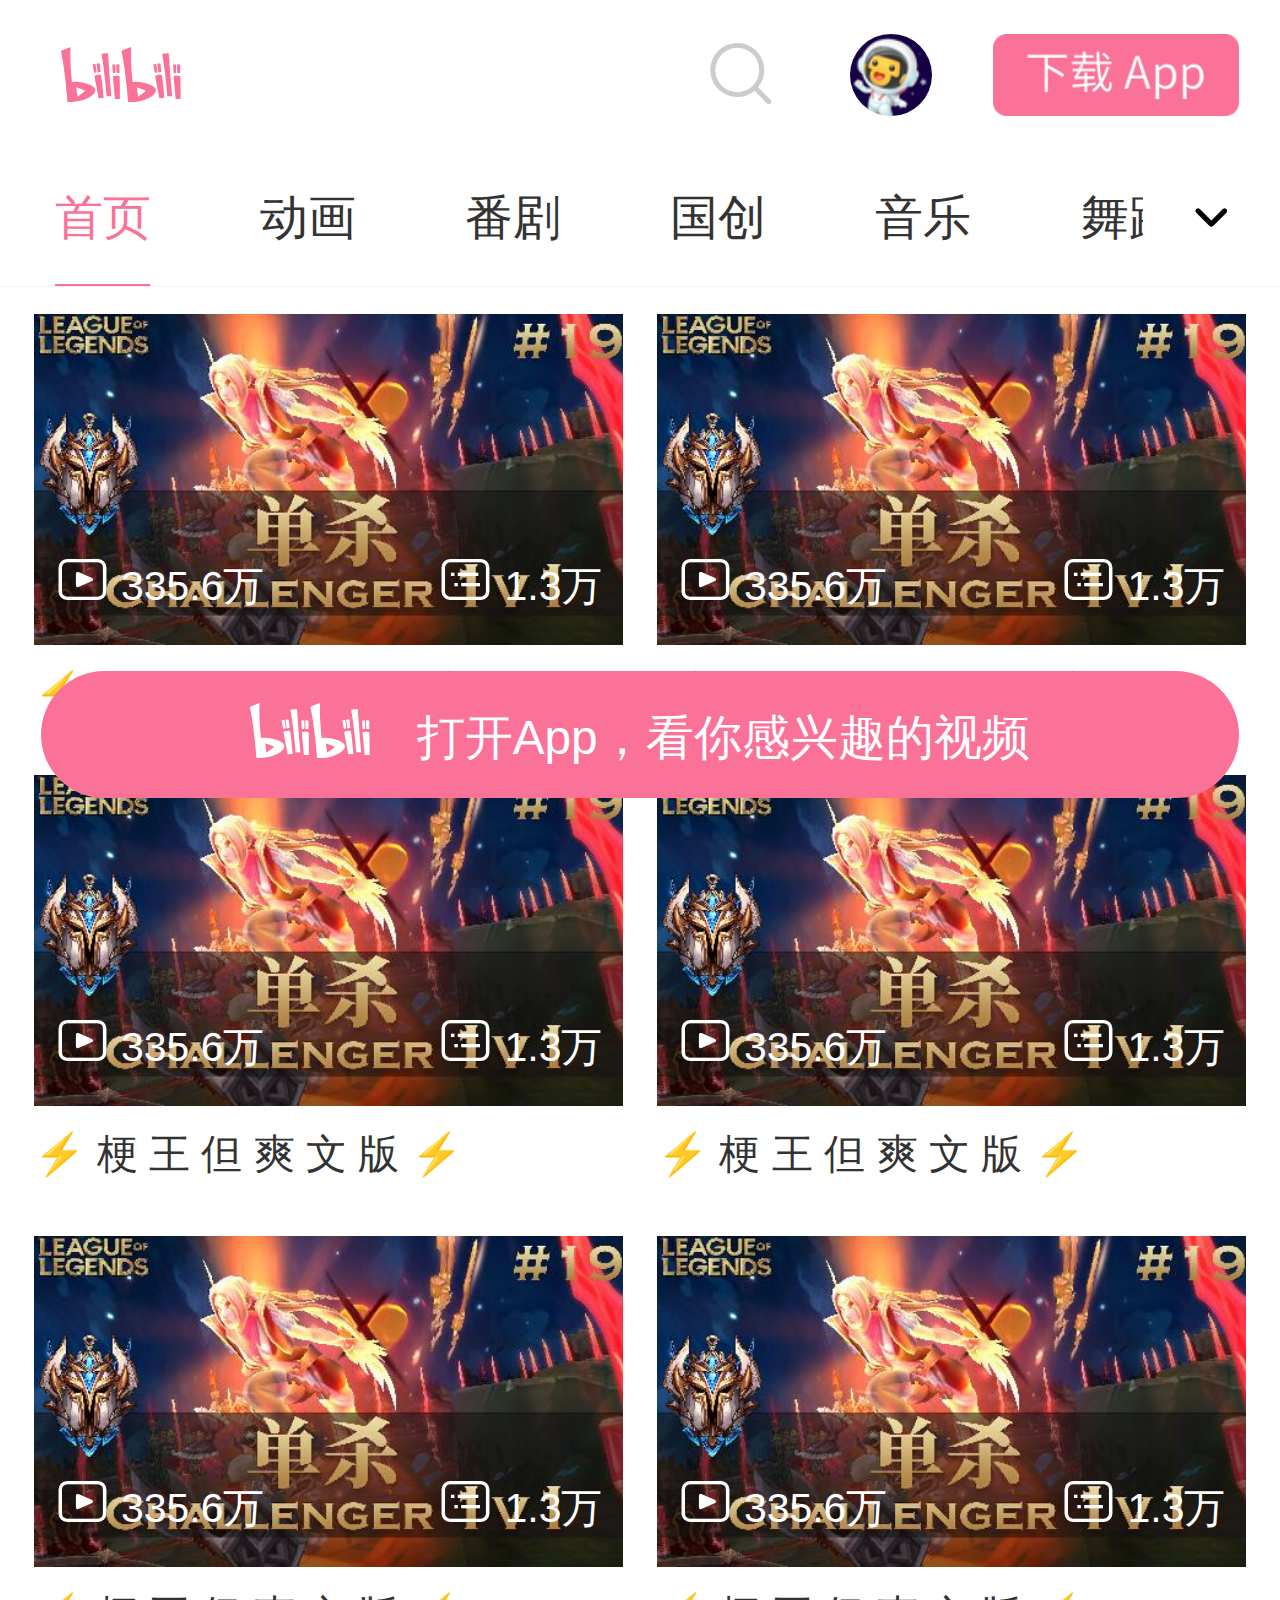
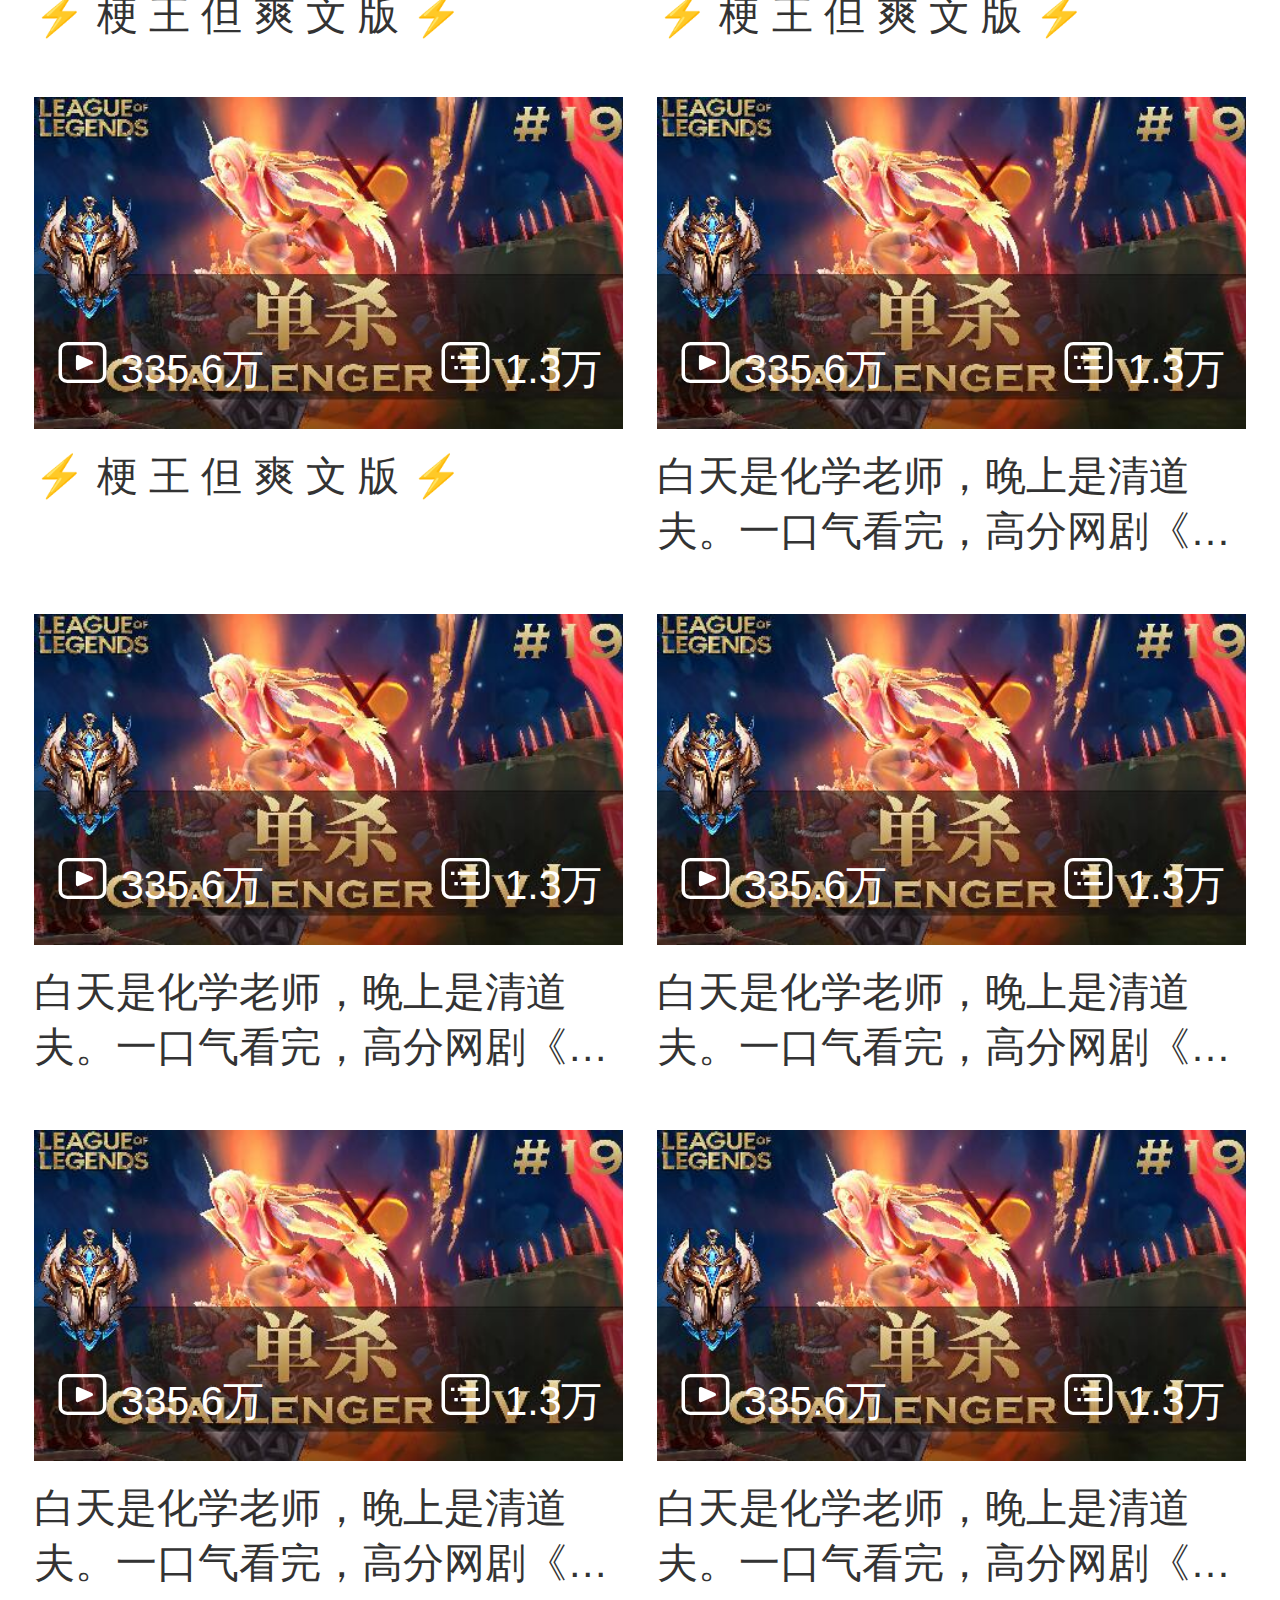
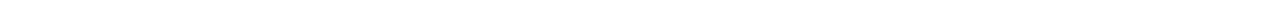
<file: bilibili移动端-vw适配/index.html>
<!DOCTYPE html>
<html lang="en">

<head>
  <meta charset="UTF-8">
  <meta http-equiv="X-UA-Compatible" content="IE=edge">
  <meta name="viewport" content="width=device-width, initial-scale=1.0">
  <title>bilibili移动端-首页</title>
  <link rel="shortcut icon" href="favicon.ico" type="image/x-icon">
  <link rel="stylesheet" href="./fonts/iconfont.css">
  <link rel="stylesheet" href="./css/index.css">
</head>

<body>

  <!-- 悬浮头部 -->
  <div class="suspension-box">
    <!-- 上边栏 -->
    <div class="m-navbar">
      <a class="logo"><i class="iconfont Navbar_logo"></i></a>
      <div class="right">
        <a href="#" class="search">
          <i class="iconfont ic_search_tab"></i>
        </a>
        <a href="#" class="face">
          <img src="./images/login.png" alt="">
        </a>
        <div class="download">
          <img src="./images/download.png" alt="">
        </div>
      </div>
    </div>

    <!-- 主菜单 -->
    <div class="channel-menu">
      <div class="tabs">
        <div class="tabs-list">
          <a href="#" class="active">首页</a>
          <a href="#">动画</a>
          <a href="#">番剧</a>
          <a href="#">国创</a>
          <a href="#">音乐</a>
          <a href="#">舞蹈</a>
          <a href="#">首页</a>
          <a href="#">首页</a>
          <a href="#">首页</a>
          <a href="#">首页</a>
          <!-- 红色线 -->
          <div class="line"></div>
        </div>
      </div>
      <div class="after">
        <i class="iconfont general_pulldown_s"></i>
      </div>
    </div>
  </div>

  <!-- 页面主体 -->
  <div class="m-home">
    <div class="video-list">
      <a href="#" class="video-item">
        <div class="card">
          <img src="./images/1.jpg" alt="">
          <div class="count">
            <span>
              <i class="iconfont icon_shipin_bofangshu"></i>
              335.6万
            </span>
            <span>
              <i class="iconfont icon_shipin_danmushu"></i>
              1.3万
            </span>
          </div>
        </div>
        <p class="title ellipsis-2">⚡ 梗 王 但 爽 文 版 ⚡</p>
      </a>

      <a href="#" class="video-item">
        <div class="card">
          <img src="./images/1.jpg" alt="">
          <div class="count">
            <span>
              <i class="iconfont icon_shipin_bofangshu"></i>
              335.6万
            </span>
            <span>
              <i class="iconfont icon_shipin_danmushu"></i>
              1.3万
            </span>
          </div>
        </div>
        <p class="title ellipsis-2">⚡ 梗 王 但 爽 文 版 ⚡</p>
      </a>
      <a href="#" class="video-item">
        <div class="card">
          <img src="./images/1.jpg" alt="">
          <div class="count">
            <span>
              <i class="iconfont icon_shipin_bofangshu"></i>
              335.6万
            </span>
            <span>
              <i class="iconfont icon_shipin_danmushu"></i>
              1.3万
            </span>
          </div>
        </div>
        <p class="title ellipsis-2">⚡ 梗 王 但 爽 文 版 ⚡</p>
      </a>

      <a href="#" class="video-item">
        <div class="card">
          <img src="./images/1.jpg" alt="">
          <div class="count">
            <span>
              <i class="iconfont icon_shipin_bofangshu"></i>
              335.6万
            </span>
            <span>
              <i class="iconfont icon_shipin_danmushu"></i>
              1.3万
            </span>
          </div>
        </div>
        <p class="title ellipsis-2">⚡ 梗 王 但 爽 文 版 ⚡</p>
      </a>
      <a href="#" class="video-item">
        <div class="card">
          <img src="./images/1.jpg" alt="">
          <div class="count">
            <span>
              <i class="iconfont icon_shipin_bofangshu"></i>
              335.6万
            </span>
            <span>
              <i class="iconfont icon_shipin_danmushu"></i>
              1.3万
            </span>
          </div>
        </div>
        <p class="title ellipsis-2">⚡ 梗 王 但 爽 文 版 ⚡</p>
      </a>

      <a href="#" class="video-item">
        <div class="card">
          <img src="./images/1.jpg" alt="">
          <div class="count">
            <span>
              <i class="iconfont icon_shipin_bofangshu"></i>
              335.6万
            </span>
            <span>
              <i class="iconfont icon_shipin_danmushu"></i>
              1.3万
            </span>
          </div>
        </div>
        <p class="title ellipsis-2">⚡ 梗 王 但 爽 文 版 ⚡</p>
      </a>
      <a href="#" class="video-item">
        <div class="card">
          <img src="./images/1.jpg" alt="">
          <div class="count">
            <span>
              <i class="iconfont icon_shipin_bofangshu"></i>
              335.6万
            </span>
            <span>
              <i class="iconfont icon_shipin_danmushu"></i>
              1.3万
            </span>
          </div>
        </div>
        <p class="title ellipsis-2">⚡ 梗 王 但 爽 文 版 ⚡</p>
      </a>

      <a href="#" class="video-item">
        <div class="card">
          <img src="./images/1.jpg" alt="">
          <div class="count">
            <span>
              <i class="iconfont icon_shipin_bofangshu"></i>
              335.6万
            </span>
            <span>
              <i class="iconfont icon_shipin_danmushu"></i>
              1.3万
            </span>
          </div>
        </div>
        <p class="title ellipsis-2">白天是化学老师，晚上是清道夫。一口气看完，高分网剧《唐人街探案》</p>
      </a>
      <a href="#" class="video-item">
        <div class="card">
          <img src="./images/1.jpg" alt="">
          <div class="count">
            <span>
              <i class="iconfont icon_shipin_bofangshu"></i>
              335.6万
            </span>
            <span>
              <i class="iconfont icon_shipin_danmushu"></i>
              1.3万
            </span>
          </div>
        </div>
        <p class="title ellipsis-2">白天是化学老师，晚上是清道夫。一口气看完，高分网剧《唐人街探案》</p>
      </a>
      <a href="#" class="video-item">
        <div class="card">
          <img src="./images/1.jpg" alt="">
          <div class="count">
            <span>
              <i class="iconfont icon_shipin_bofangshu"></i>
              335.6万
            </span>
            <span>
              <i class="iconfont icon_shipin_danmushu"></i>
              1.3万
            </span>
          </div>
        </div>
        <p class="title ellipsis-2">白天是化学老师，晚上是清道夫。一口气看完，高分网剧《唐人街探案》</p>
      </a>
      <a href="#" class="video-item">
        <div class="card">
          <img src="./images/1.jpg" alt="">
          <div class="count">
            <span>
              <i class="iconfont icon_shipin_bofangshu"></i>
              335.6万
            </span>
            <span>
              <i class="iconfont icon_shipin_danmushu"></i>
              1.3万
            </span>
          </div>
        </div>
        <p class="title ellipsis-2">白天是化学老师，晚上是清道夫。一口气看完，高分网剧《唐人街探案》</p>
      </a>
      <a href="#" class="video-item">
        <div class="card">
          <img src="./images/1.jpg" alt="">
          <div class="count">
            <span>
              <i class="iconfont icon_shipin_bofangshu"></i>
              335.6万
            </span>
            <span>
              <i class="iconfont icon_shipin_danmushu"></i>
              1.3万
            </span>
          </div>
        </div>
        <p class="title ellipsis-2">白天是化学老师，晚上是清道夫。一口气看完，高分网剧《唐人街探案》</p>
      </a>
    </div>


  </div>

  <!-- 悬浮底部 -->
  <div class="openapp">
    <div class="app">
      <i class="iconfont Navbar_logo"></i>
      <span>打开App，看你感兴趣的视频</span>
    </div>

  </div>
</body>

</html>
</file>
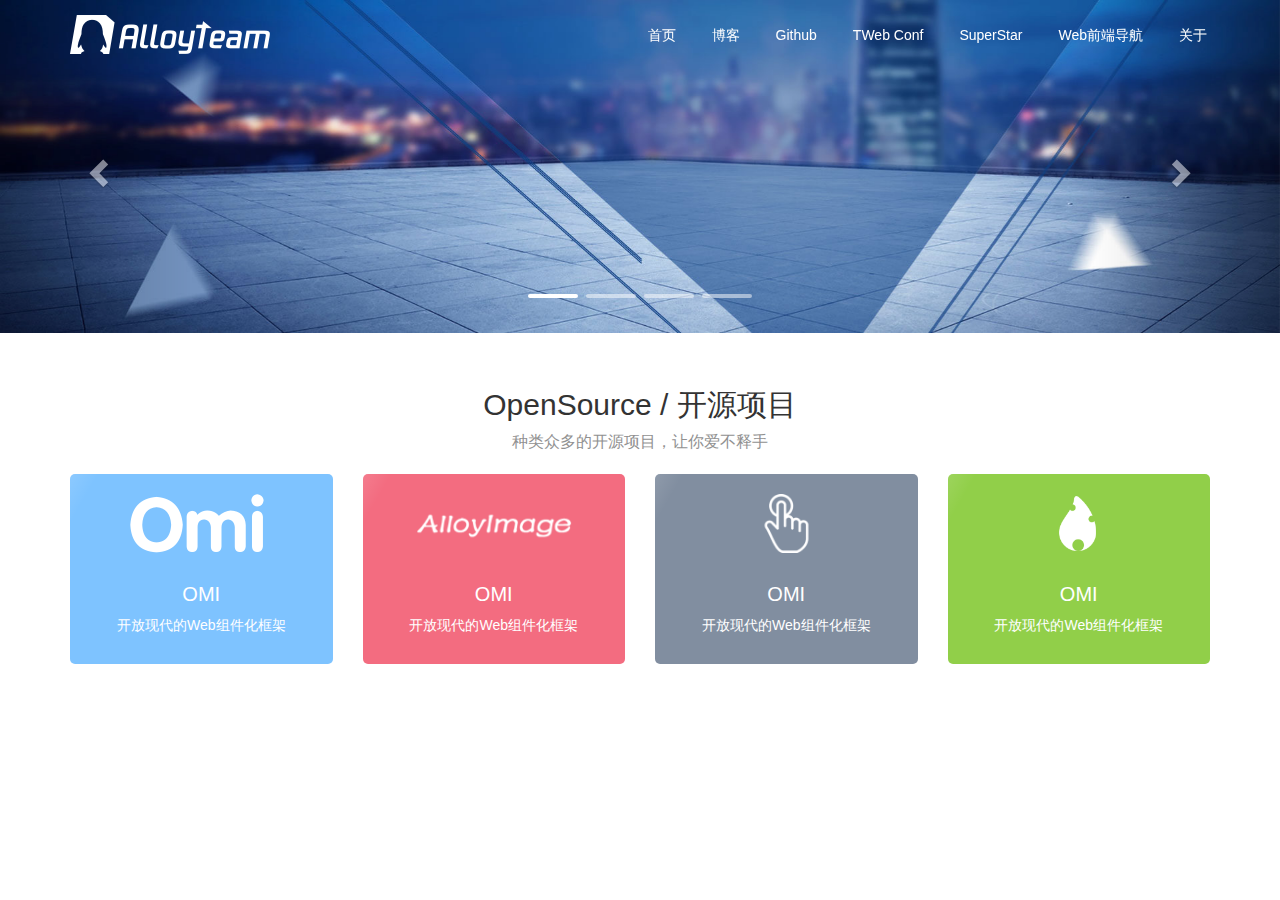
<file: bootstrap-响应式/index.html>
<!DOCTYPE html>
<html lang="en">

<head>
  <meta charset="UTF-8">
  <meta http-equiv="X-UA-Compatible" content="IE=edge">
  <meta name="viewport" content="width=device-width, initial-scale=1.0">
  <title>腾讯全端项目-bootstrap</title>
  <link rel="shortcut icon" href="favicon.ico" type="image/x-icon">
  <link rel="stylesheet" href="./css/bootstrap.min.css">
  <!-- 先引入bootstrap.css文件再引入自己的index.css文件，是因为有时候需要覆盖样式 -->
  <link rel="stylesheet" href="./css/index.css">
</head>

<body>

  <!-- 导航条start -->
  <nav class="navbar navbar-default navbar-fixed-top">
    <div class="container">
      <!-- Brand and toggle get grouped for better mobile display -->
      <div class="navbar-header">
        <button type="button" class="navbar-toggle collapsed" data-toggle="collapse"
          data-target="#bs-example-navbar-collapse-1" aria-expanded="false">
          <span class="sr-only">Toggle navigation</span>
          <span class="icon-bar"></span>
          <span class="icon-bar"></span>
          <span class="icon-bar"></span>
        </button>
        <a class="navbar-brand" href="#">
          <img src="./images/logo.png" alt="">
        </a>
      </div>

      <!-- Collect the nav links, forms, and other content for toggling -->
      <div class="collapse navbar-collapse" id="bs-example-navbar-collapse-1">
        <ul class="nav navbar-nav navbar-right">
          <li><a href="#">首页</a></li>
          <li><a href="#">博客</a></li>
          <li><a href="#">Github</a></li>
          <li><a href="#">TWeb Conf</a></li>
          <li><a href="#">SuperStar</a></li>
          <li><a href="#">Web前端导航</a></li>
          <li><a href="#">关于</a></li>
        </ul>
      </div><!-- /.navbar-collapse -->
    </div><!-- /.container-fluid -->
  </nav>
  <!-- 导航条end -->

  <!-- 图片轮播start -->
  <div id="carousel-example-generic" class="carousel slide" data-ride="carousel">
    <!-- 小方块下标 -->
    <ol class="carousel-indicators">
      <li data-target="#carousel-example-generic" data-slide-to="0" class="active"></li>
      <li data-target="#carousel-example-generic" data-slide-to="1"></li>
      <li data-target="#carousel-example-generic" data-slide-to="2"></li>
      <li data-target="#carousel-example-generic" data-slide-to="3"></li>
    </ol>

    <!-- 图片区域 -->
    <div class="carousel-inner" role="listbox">
      <div class="item active">
        <img src="./images/banner_1.jpg" alt="...">
      </div>
      <div class="item">
        <img src="./images/banner_2.jpg" alt="...">
      </div>
      <div class="item">
        <img src="./images/banner_3.jpg" alt="...">
      </div>
      <div class="item">
        <img src="./images/banner_4.jpg" alt="...">
      </div>
    </div>

    <!-- 左右切换按钮 -->
    <a class="left carousel-control" href="#carousel-example-generic" role="button" data-slide="prev">
      <span class="glyphicon glyphicon-chevron-left" aria-hidden="true"></span>
      <span class="sr-only">Previous</span>
    </a>
    <a class="right carousel-control" href="#carousel-example-generic" role="button" data-slide="next">
      <span class="glyphicon glyphicon-chevron-right" aria-hidden="true"></span>
      <span class="sr-only">Next</span>
    </a>
  </div>
  <!-- 图片轮播end -->


  <!-- 标题部分 -->
  <div class="container title">
    <h2>OpenSource / 开源项目</h2>
    <small>种类众多的开源项目，让你爱不释手</small>
  </div>

  <!-- 卡片模块 -->
  <div class="container card">
    <div class="row">
      <div class="col-md-3 .col-sm-6">
        <a href="#">
          <img src="./images/omi.png" alt="">
          <h3>OMI</h3>
          <p>开放现代的Web组件化框架</p>
        </a>
      </div>
      <div class="col-md-3 .col-sm-6">
        <a href="#">
          <img src="./images/alloyimage.png" alt="">
          <h3>OMI</h3>
          <p>开放现代的Web组件化框架</p>
        </a>
      </div>
      <div class="col-md-3 .col-sm-6">
        <a href="#">
          <img src="./images/alloytouch.png" alt="">
          <h3>OMI</h3>
          <p>开放现代的Web组件化框架</p>
        </a>
      </div>
      <div class="col-md-3 .col-sm-6">
        <a href="#">
          <img src="./images/soda.png" alt="">
          <h3>OMI</h3>
          <p>开放现代的Web组件化框架</p>
        </a>
      </div>
    </div>
  </div>


  <!-- 因为bootstrap.js依赖与jQuery所以要先引入jquery.js -->
  <script src="./js/jquery-3.5.1.min.js"></script>
  <script src="./js/bootstrap.min.js"></script>
</body>

</html>
</file>
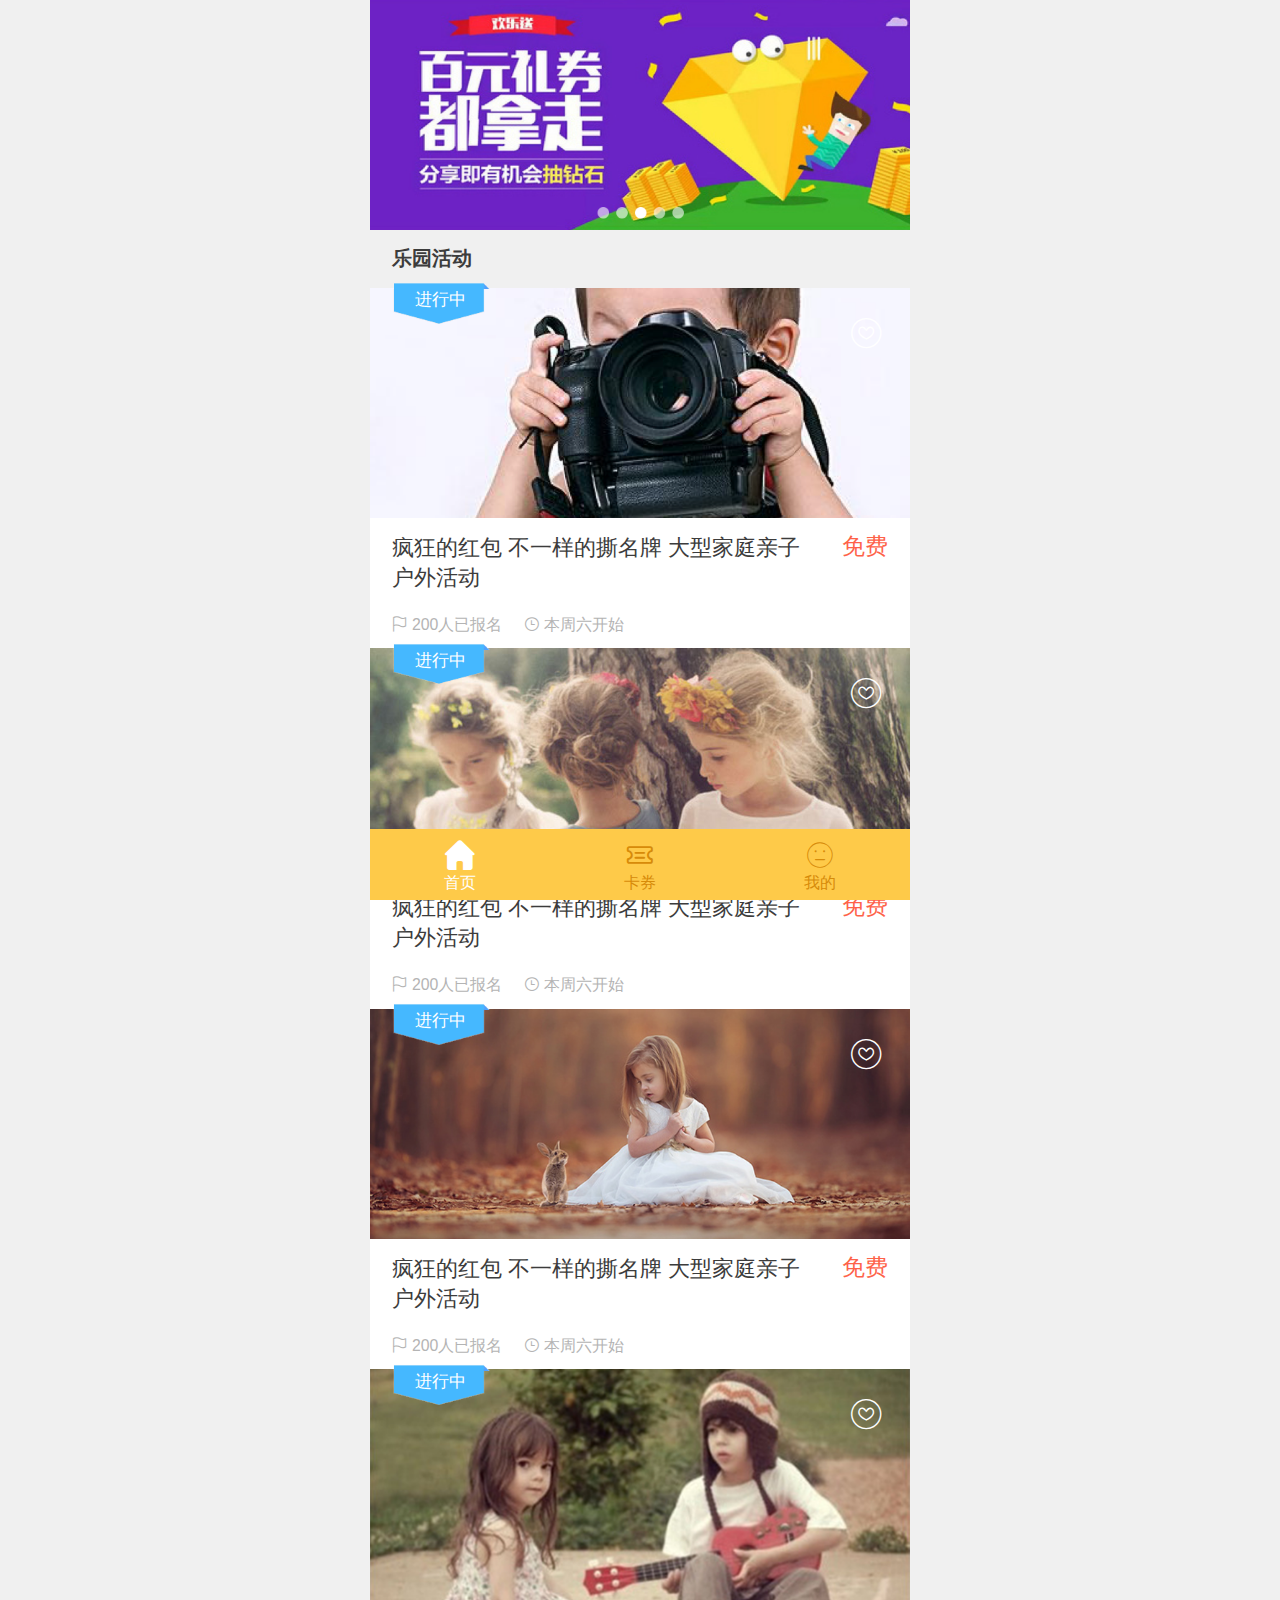
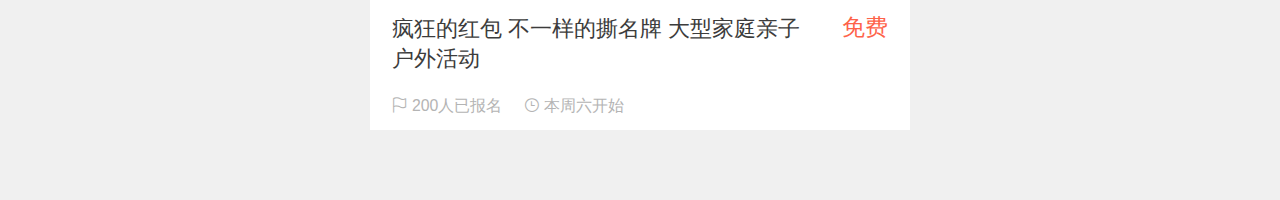
<file: 游乐园移动端-rem适配/游乐园首页/index.html>
<!DOCTYPE html>
<html lang="en">

<head>
  <meta charset="UTF-8">
  <meta http-equiv="X-UA-Compatible" content="IE=edge">
  <meta name="viewport" content="width=device-width, initial-scale=1.0">
  <title>游乐园首页</title>
  <link rel="stylesheet" href="./css/index.css">
  <!-- 图标文件 -->
  <link rel="shortcut icon" href="favicon.ico" type="image/x-icon">
  <link rel="stylesheet" href="./lib/iconfont/iconfont.css">
</head>

<body>

  <!-- 主体区域 -->
  <main>
    <!-- Banner模块 -->
    <div class="banner">
      <ul>
        <li>
          <a href="#">
            <img src="./uploads/banner_1.png" alt="">
          </a>
        </li>
      </ul>
    </div>

    <!-- 活动标题模块 -->
    <div class="title">
      <h4>乐园活动</h4>
    </div>

    <!-- 活动选项模块 -->
    <div class="item">
      <div class="pic">
        <a href="#">
          <img src="./uploads/item_1.png" alt="">
        </a>
        <div class="status">进行中</div>
        <div class="collect">
          <i class="iconfont icon-shoucang1"></i>
        </div>
      </div>
      <div class="info">
        <h5>疯狂的红包 不一样的撕名牌 大型家庭亲子户外活动</h5>
        <div class="rest">
          <p><i class="iconfont icon-qizhi"></i> 200人已报名</p>
          <p><i class="iconfont icon-shizhong"></i> 本周六开始</p>
        </div>
        <span>免费</span>
      </div>
    </div>

    <div class="item">
      <div class="pic">
        <a href="#">
          <img src="./uploads/item_2.png" alt="">
        </a>
        <div class="status">进行中</div>
        <div class="collect">
          <i class="iconfont icon-shoucang1"></i>
        </div>
      </div>
      <div class="info">
        <h5>疯狂的红包 不一样的撕名牌 大型家庭亲子户外活动</h5>
        <div class="rest">
          <p><i class="iconfont icon-qizhi"></i> 200人已报名</p>
          <p><i class="iconfont icon-shizhong"></i> 本周六开始</p>
        </div>
        <span>免费</span>
      </div>
    </div>

    <div class="item">
      <div class="pic">
        <a href="#">
          <img src="./uploads/item_3.png" alt="">
        </a>
        <div class="status">进行中</div>
        <div class="collect">
          <i class="iconfont icon-shoucang1"></i>
        </div>
      </div>
      <div class="info">
        <h5>疯狂的红包 不一样的撕名牌 大型家庭亲子户外活动</h5>
        <div class="rest">
          <p><i class="iconfont icon-qizhi"></i> 200人已报名</p>
          <p><i class="iconfont icon-shizhong"></i> 本周六开始</p>
        </div>
        <span>免费</span>
      </div>
    </div>

    <div class="item">
      <div class="pic">
        <a href="#">
          <img src="./uploads/item_4.png" alt="">
        </a>
        <div class="status">进行中</div>
        <div class="collect">
          <i class="iconfont icon-shoucang1"></i>
        </div>
      </div>
      <div class="info">
        <h5>疯狂的红包 不一样的撕名牌 大型家庭亲子户外活动</h5>
        <div class="rest">
          <p><i class="iconfont icon-qizhi"></i> 200人已报名</p>
          <p><i class="iconfont icon-shizhong"></i> 本周六开始</p>
        </div>
        <span>免费</span>
      </div>
    </div>

  </main>

  <!-- 底部导航区域 -->
  <footer class="toolbar">
    <a href="#" class="current">
      <i class="iconfont icon-index-copy"></i>
      首页
    </a>
    <a href="#">
      <i class="iconfont icon-youhuiquan"></i>
      卡券
    </a>
    <a href="#">
      <i class="iconfont icon-iconfront-"></i>
      我的
    </a>
  </footer>

  <script>
    /* toolbar切换 */
    let as = document.querySelectorAll('.toolbar a')
    for (let i = 0; i < as.length; i++) {
      as[i].addEventListener('click', function () {
        document.querySelector('.toolbar .current').classList.remove('current')
        this.classList.add('current')
      })
    }

    /* 收藏按钮切换 */
    let collects = document.querySelectorAll('.item .pic .collect i')
    for (let i = 0; i < collects.length; i++) {
      collects[i].addEventListener('click', function () {
        if (this.className === 'iconfont icon-shoucang1') {
          this.className = 'iconfont icon-shoucang'
          this.style.color = '#FECA49'
        } else {
          this.className = 'iconfont icon-shoucang1'
          this.style.color = '#fff'
        }
      })
    }
  </script>

  <!-- 移动端适配文件 -->
  <script src="./js/flexible.js"></script>
</body>

</html>
</file>
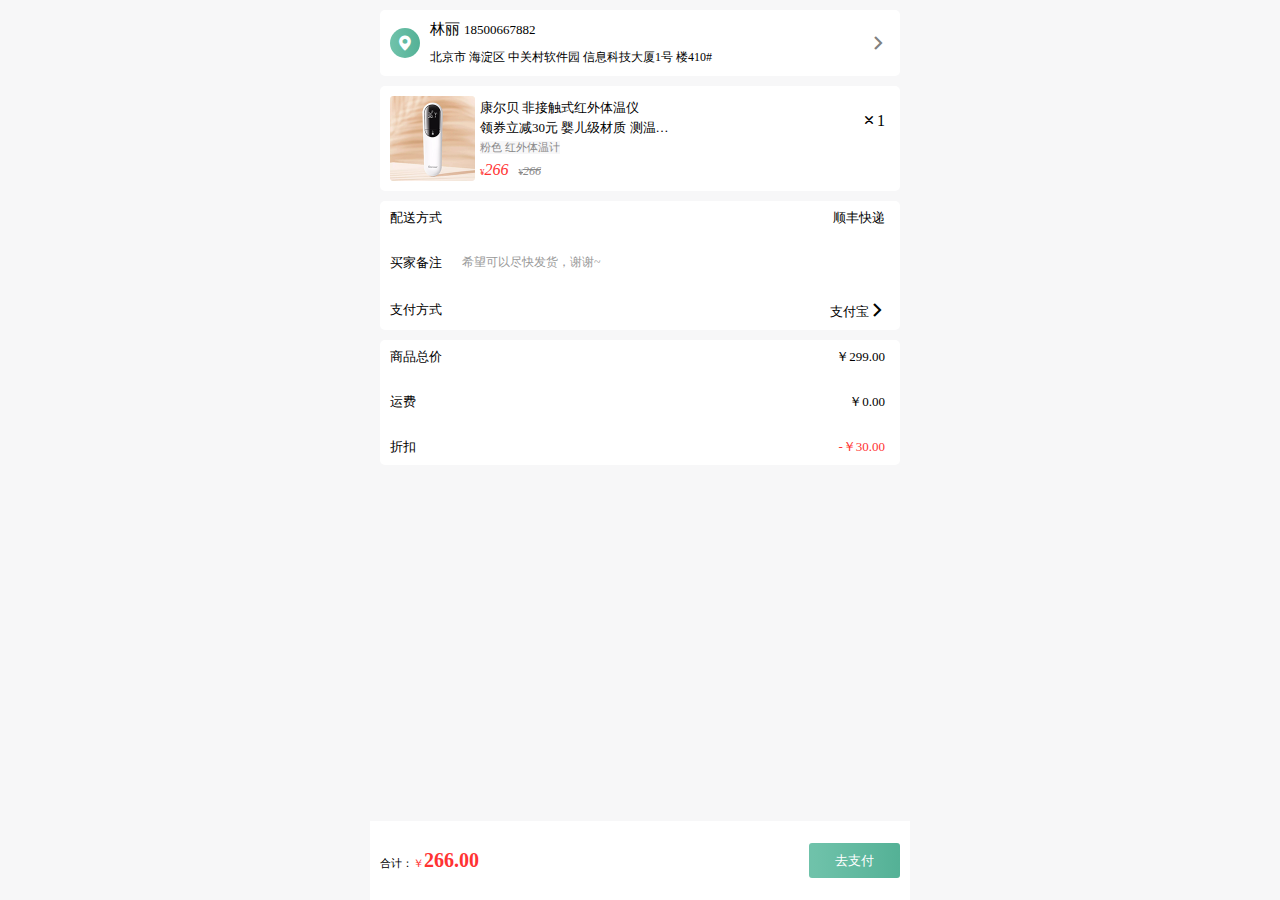
<file: 小兔鲜移动端/m/order.html>
<!DOCTYPE html>
<html lang="en">

<head>
  <meta charset="UTF-8">
  <meta http-equiv="X-UA-Compatible" content="IE=edge">
  <meta name="viewport" content="width=device-width, initial-scale=1.0">
  <title>小兔鲜-订单页面</title>
  <link rel="stylesheet" href="./css/normalize.css">
  <link rel="stylesheet" href="./css/order.css">
  <link rel="stylesheet" href="./lib/iconfont/iconfont.css">
</head>

<body>
  <!-- 主体内容 start -->
  <main class="main">
    <!-- 用户信息模块 -->
    <div class="order-msg">
      <div class="location">
        <i class="iconfont icon-location"></i>
      </div>
      <div class="info">
        <p>
          <span class="uname">林丽</span>
          <span class="tel">18500667882</span>
        </p>
        <p>
          北京市 海淀区 中关村软件园 信息科技大厦1号
          楼410#
        </p>
      </div>
      <a href="#" class="more">
        <i class="iconfont icon-more"></i>
      </a>
    </div>

    <!-- 商品信息模块 -->
    <div class="goods">
      <div class="pic">
        <img src="./uploads/pic.png" alt="">
      </div>
      <div class="info">
        <h3>康尔贝 非接触式红外体温仪
        </h3>
        <p class="youhui">领券立减30元 婴儿级材质 测温…</p>
        <p class="feature">粉色 红外体温计</p>
        <p class="price">¥<em>266</em><del>¥<em>266</em></del> </p>
      </div>
      <div class="count">
        <i class="iconfont icon-x"></i>1
      </div>
    </div>

    <!-- 配送模块 -->
    <div class="panel">
      <div class="express">
        <p>配送方式</p>
        <p>顺丰快递</p>
      </div>
      <div class="remark">
        <p>买家备注</p>
        <p>希望可以尽快发货，谢谢~</p>
      </div>
      <div class="payment">
        <p>支付方式</p>
        <p>支付宝<i class="iconfont icon-more"></i></p>
      </div>
    </div>

    <!-- 价格模块 -->
    <div class="panel">
      <div class="total">
        <p>商品总价</p>
        <p>￥299.00</p>
      </div>
      <div class="freight">
        <p>运费</p>
        <p>￥0.00</p>
      </div>
      <div class="discount">
        <p>折扣</p>
        <p>-￥30.00</p>
      </div>
    </div>
  </main>
  <!-- 主体内容 end -->

  <!-- 支付模块 -->
  <footer class="pay-order">
    <div class="sum">合计：<span>￥<em>266.00</em></span></div>
    <div class="pay"><a href="#">去支付</a></div>
  </footer>
</body>

</html>
</file>
<file: bilibili移动端-vw适配/fonts/iconfont.css>
@font-face {
    font-family: iconfont;
    src: url(./iconfont.eot);
    src: url(./iconfont.eot#iefix) format("embedded-opentype"), url(./iconfont.woff) format("woff"), url(./iconfont.ttf) format("truetype"), url(./iconfont.svg#iconfont) format("svg")
}

.iconfont {
    font-family: iconfont!important;
    font-size: 4.26667vw;
    font-style: normal;
    -webkit-font-smoothing: antialiased;
    -moz-osx-font-smoothing: grayscale
}

.like2:before {
    content: "\e636"
}

.Blocked:before {
    content: "\e635"
}

.dianying:before {
    content: "\e634"
}

.huancun:before {
    content: "\e631"
}

.qingxidu:before {
    content: "\e632"
}

.dianzan:before {
    content: "\e633"
}

.Like:before {
    content: "\e630"
}

.History:before {
    content: "\e68d"
}

.fanju:before {
    content: "\e62f"
}

.ic_up:before {
    content: "\e741"
}

.notice:before {
    content: "\e62e"
}

.loading:before {
    content: "\eee3"
}

.guanbi:before {
    content: "\e62d"
}

.icon_fenqudaohang_paihangbang:before {
    content: "\e737"
}

.gengduo1:before {
    content: "\e602"
}

.live:before {
    content: "\e62c"
}

.ic_vip_badge:before {
    content: "\e62b"
}

.ic_popular:before {
    content: "\e62a"
}

.general_pulldown_s:before {
    content: "\e6eb"
}

.general_pullup_s:before {
    content: "\e6ec"
}

.icon_comment:before {
    content: "\e629"
}

.icon_download:before {
    content: "\e626"
}

.icon_share:before {
    content: "\e627"
}

.icon_fav:before {
    content: "\e628"
}

.general_complete:before {
    content: "\e625"
}

.ic_add1:before {
    content: "\e624"
}

.ic_female:before {
    content: "\e623"
}

.ic_male:before {
    content: "\e622"
}

.info_warning:before {
    content: "\e621"
}

.ic_userlevel_3:before {
    content: "\e61a"
}

.ic_userlevel_2:before {
    content: "\e61b"
}

.ic_userlevel_5:before {
    content: "\e61c"
}

.ic_userlevel_4:before {
    content: "\e61d"
}

.ic_userlevel_1:before {
    content: "\e61e"
}

.ic_userlevel_6:before {
    content: "\e61f"
}

.error:before {
    content: "\e620"
}

.icon_xinxi_pinglunshu:before {
    content: "\e618"
}

.icon_xinxi_yuedushu:before {
    content: "\e619"
}

.icon_shipin_danmushu:before {
    content: "\e616"
}

.icon_shipin_bofangshu:before {
    content: "\e617"
}

.ic_search_tab:before {
    content: "\e615"
}

.Navbar_logo:before {
    content: "\e614"
}
</file>
<file: bilibili移动端-vw适配/css/index.css>
* {
  margin: 0;
  padding: 0;
  box-sizing: border-box;
  -webkit-font-smoothing: antialiased;
  -webkit-tap-highlight-color: rgba(0, 0, 0, 0);
}
body {
  font-family: Helvetica Neue, Tahoma, Arial, PingFangSC-Regular, Hiragino Sans GB, Microsoft Yahei, sans-serif;
}
a {
  color: #333;
  text-decoration: none;
}
img {
  vertical-align: middle;
  width: 100%;
  height: 100%;
}
ul {
  list-style: none;
}
.ellipsis-2 {
  overflow: hidden;
  text-overflow: ellipsis;
  display: -webkit-box;
  -webkit-line-clamp: 2;
  -webkit-box-orient: vertical;
}
/* 定义基准字号 */
/* 定义主体颜色 */
/* 悬浮头部 */
.suspension-box {
  position: fixed;
  top: 0;
  left: 0;
  width: 100%;
  background-color: #fff;
  z-index: 999;
  /* 上边栏 */
  /* 主菜单 */
}
.suspension-box .m-navbar {
  display: flex;
  justify-content: space-between;
  align-items: center;
  padding: 0 3.2vw 0 4.8vw;
  height: 11.73333333vw;
}
.suspension-box .m-navbar .logo i {
  color: #fb7299;
}
.suspension-box .m-navbar .right {
  display: flex;
}
.suspension-box .m-navbar .right .search {
  width: 5.86666667vw;
  height: 5.86666667vw;
}
.suspension-box .m-navbar .right .search i {
  font-size: 5.86666667vw;
  color: #ccc;
}
.suspension-box .m-navbar .right .face {
  width: 6.4vw;
  height: 6.4vw;
  margin: 0 4.8vw 0 5.6vw;
  border-radius: 50%;
  overflow: hidden;
}
.suspension-box .m-navbar .right .download {
  width: 19.2vw;
  height: 6.4vw;
}
.suspension-box .channel-menu {
  display: flex;
  position: relative;
  height: 10.66666667vw;
  border-bottom: 1px solid #f2f2f2;
}
.suspension-box .channel-menu .tabs {
  flex: 1;
  overflow: hidden;
}
.suspension-box .channel-menu .tabs .tabs-list {
  display: flex;
}
.suspension-box .channel-menu .tabs .tabs-list a {
  font-size: 3.73333333vw;
  padding: 0 4.26666667vw;
  line-height: 10.66666667vw;
  /* 文字不换行 */
  white-space: nowrap;
}
.suspension-box .channel-menu .tabs .tabs-list .active {
  color: #fb7299;
}
.suspension-box .channel-menu .tabs .tabs-list .line {
  position: absolute;
  left: 0;
  bottom: 0;
  width: 7.46666667vw;
  height: 0.53333333vw;
  border-bottom: 2px solid #fb7299;
  transform: translateX(4.26666667vw);
  border-radius: 1px;
}
.suspension-box .channel-menu .after {
  width: 10.66666667vw;
  height: 10.66666667vw;
  text-align: center;
  line-height: 10.66666667vw;
}
/* 页面主体 */
.m-home {
  padding-top: 22.4vw;
}
.m-home .video-list {
  padding: 0 1.33333333vw;
  display: flex;
  flex-wrap: wrap;
}
.m-home .video-list .video-item {
  width: 50%;
  padding: 2.13333333vw 1.33333333vw;
  font-size: 3.2vw;
}
.m-home .video-list .video-item .card {
  position: relative;
  height: 25.86666667vw;
}
.m-home .video-list .video-item .card .count {
  display: flex;
  justify-content: space-between;
  position: absolute;
  left: 0;
  bottom: 0;
  width: 100%;
  height: 7.46666667vw;
  padding: 0 1.6vw;
}
.m-home .video-list .video-item .card .count span {
  color: #fff;
}
.m-home .video-list .video-item .title {
  margin-top: 1.6vw;
}
/* 悬浮底部 */
.openapp {
  position: fixed;
  left: 0;
  bottom: 8vw;
  width: 100%;
}
.openapp .app {
  width: 93.6vw;
  height: 9.86666667vw;
  background-color: #fb7299;
  border-radius: 6.66666667vw;
  margin: 0 auto;
  color: #fff;
  text-align: center;
  line-height: 9.86666667vw;
  font-size: 3.73333333vw;
}
.openapp .app i {
  position: relative;
  top: -0.26666667vw;
  margin-right: 2.66666667vw;
}
</file>
<file: bootstrap-响应式/css/index.css>
/* 小方块下标 */
.carousel-indicators li,
.carousel-indicators .active {
  width: 50px;
  height: 4px;
  border: 0;
  background: rgba(255, 255, 255, 0.5);
  margin: 0 2px;
  transition: all 0.2s;
}
.carousel-indicators li:hover,
.carousel-indicators .active:hover {
  transform: scaleX(1.1);
}
.carousel-indicators .active {
  background: rgba(255, 255, 255);
}
/* 导航 */
.navbar-default {
  background-color: transparent;
  border: 0;
}
.navbar-default .navbar-nav > li > a {
  color: #fff;
  padding: 25px 18px;
}
.navbar-default .navbar-nav > li > a:hover {
  color: yellow;
}
/* 标题 */
.title {
  text-align: center;
  margin: 35px auto 10px;
}
.title h2 {
  margin-bottom: 10px;
}
.title small {
  font-size: 16px;
  color: #919191;
}
/* 卡片 */
.card {
  margin-top: 20px;
}
.card .row > div {
  margin-bottom: 30px;
}
.card .row a {
  position: relative;
  display: block;
  height: 190px;
  background-color: #7ec3ff;
  border-radius: 5px;
  text-align: center;
  text-decoration: none;
  padding-top: 20px;
  color: #fff;
  transition: all 0.2s;
  overflow: hidden;
  /* 闪光效果 */
}
.card .row a:hover {
  transform: translateY(-5px);
  box-shadow: 0 26px 40px -24px rgba(0 36 100 / 50%);
}
.card .row a:hover::before {
  left: 110%;
  transition: all 0.2s;
}
.card .row a::before {
  content: "";
  position: absolute;
  top: 0;
  left: -110%;
  width: 100%;
  height: 100%;
  background-image: linear-gradient(90deg, rgba(255, 255, 255, 0), rgba(255, 255, 255, 0.5), rgba(255, 255, 255, 0));
  /* 倾斜 */
  transform: skew(-30deg);
}
.card .row a img {
  height: 59px;
}
.card .row a h3 {
  font-size: 20px;
  margin-top: 30px;
}
.card .row a p {
  font-size: 14px;
}
.card .row div:nth-child(2) a {
  background-color: #f36c80;
}
.card .row div:nth-child(3) a {
  background-color: #818ea0;
}
.card .row div:nth-child(4) a {
  background-color: #91cf49;
}
@media (max-width: 768px) {
  .navbar-default .navbar-collapse {
    border: 0;
    background-color: #26282c;
    text-align: center;
    margin-top: 10px;
  }
  .navbar-default .navbar-nav > li > a {
    padding: 10px 0;
  }
  .navbar-default .navbar-brand > img {
    width: 160px;
  }
  .title {
    margin: 20px auto 10px;
  }
  .title h2 {
    font-size: 20px;
  }
  .title small {
    font-size: 14px;
  }
}
</file>
<file: 游乐园移动端-rem适配/游乐园首页/css/index.css>
@charset 'UTF-8';
body,
ul,
p,
h3,
h4,
h5,
h6 {
  padding: 0;
  margin: 0;
}
body {
  font-family: Arial, Helvetica, sans-serif;
  -webkit-text-size-adjust: none;
  text-size-adjust: none;
  -webkit-user-select: none;
  user-select: none;
}
img {
  display: block;
  width: 100%;
}
ul {
  list-style-type: none;
}
a {
  text-decoration: none;
  -webkit-tap-highlight-color: rgba(0, 0, 0, 0);
}
/*! normalize.css v5.0.0 | MIT License | github.com/necolas/normalize.css */
/**
 * 1. Change the default font family in all browsers (opinionated).
 * 2. Correct the line height in all browsers.
 * 3. Prevent adjustments of font size after orientation changes in
 *    IE on Windows Phone and in iOS.
 */
/* Document
   ========================================================================== */
html {
  font-family: sans-serif;
  /* 1 */
  line-height: 1.15;
  /* 2 */
  -ms-text-size-adjust: 100%;
  /* 3 */
  -webkit-text-size-adjust: 100%;
  /* 3 */
}
/* Sections
   ========================================================================== */
/**
 * Remove the margin in all browsers (opinionated).
 */
body {
  margin: 0;
}
/**
 * Add the correct display in IE 9-.
 */
article,
aside,
footer,
header,
nav,
section {
  display: block;
}
/**
 * Correct the font size and margin on `h1` elements within `section` and
 * `article` contexts in Chrome, Firefox, and Safari.
 */
h1 {
  font-size: 2em;
  margin: 0.67em 0;
}
/* Grouping content
   ========================================================================== */
/**
 * Add the correct display in IE 9-.
 * 1. Add the correct display in IE.
 */
figcaption,
figure,
main {
  /* 1 */
  display: block;
}
/**
 * Add the correct margin in IE 8.
 */
figure {
  margin: 1em 40px;
}
/**
 * 1. Add the correct box sizing in Firefox.
 * 2. Show the overflow in Edge and IE.
 */
hr {
  box-sizing: content-box;
  /* 1 */
  height: 0;
  /* 1 */
  overflow: visible;
  /* 2 */
}
/**
 * 1. Correct the inheritance and scaling of font size in all browsers.
 * 2. Correct the odd `em` font sizing in all browsers.
 */
pre {
  font-family: monospace, monospace;
  /* 1 */
  font-size: 1em;
  /* 2 */
}
/* Text-level semantics
   ========================================================================== */
/**
 * 1. Remove the gray background on active links in IE 10.
 * 2. Remove gaps in links underline in iOS 8+ and Safari 8+.
 */
a {
  background-color: transparent;
  /* 1 */
  -webkit-text-decoration-skip: objects;
  /* 2 */
}
/**
 * Remove the outline on focused links when they are also active or hovered
 * in all browsers (opinionated).
 */
a:active,
a:hover {
  outline-width: 0;
}
/**
 * 1. Remove the bottom border in Firefox 39-.
 * 2. Add the correct text decoration in Chrome, Edge, IE, Opera, and Safari.
 */
abbr[title] {
  border-bottom: none;
  /* 1 */
  text-decoration: underline;
  /* 2 */
  text-decoration: underline dotted;
  /* 2 */
}
/**
 * Prevent the duplicate application of `bolder` by the next rule in Safari 6.
 */
b,
strong {
  font-weight: inherit;
}
/**
 * Add the correct font weight in Chrome, Edge, and Safari.
 */
b,
strong {
  font-weight: bolder;
}
/**
 * 1. Correct the inheritance and scaling of font size in all browsers.
 * 2. Correct the odd `em` font sizing in all browsers.
 */
code,
kbd,
samp {
  font-family: monospace, monospace;
  /* 1 */
  font-size: 1em;
  /* 2 */
}
/**
 * Add the correct font style in Android 4.3-.
 */
dfn {
  font-style: italic;
}
/**
 * Add the correct background and color in IE 9-.
 */
mark {
  background-color: #ff0;
  color: #000;
}
/**
 * Add the correct font size in all browsers.
 */
small {
  font-size: 80%;
}
/**
 * Prevent `sub` and `sup` elements from affecting the line height in
 * all browsers.
 */
sub,
sup {
  font-size: 75%;
  line-height: 0;
  position: relative;
  vertical-align: baseline;
}
sub {
  bottom: -0.25em;
}
sup {
  top: -0.5em;
}
/* Embedded content
   ========================================================================== */
/**
 * Add the correct display in IE 9-.
 */
audio,
video {
  display: inline-block;
}
/**
 * Add the correct display in iOS 4-7.
 */
audio:not([controls]) {
  display: none;
  height: 0;
}
/**
 * Remove the border on images inside links in IE 10-.
 */
img {
  border-style: none;
}
/**
 * Hide the overflow in IE.
 */
svg:not(:root) {
  overflow: hidden;
}
/* Forms
   ========================================================================== */
/**
 * 1. Change the font styles in all browsers (opinionated).
 * 2. Remove the margin in Firefox and Safari.
 */
button,
input,
optgroup,
select,
textarea {
  font-family: sans-serif;
  /* 1 */
  font-size: 100%;
  /* 1 */
  line-height: 1.15;
  /* 1 */
  margin: 0;
  /* 2 */
}
/**
 * Show the overflow in IE.
 * 1. Show the overflow in Edge.
 */
button,
input {
  /* 1 */
  overflow: visible;
}
/**
 * Remove the inheritance of text transform in Edge, Firefox, and IE.
 * 1. Remove the inheritance of text transform in Firefox.
 */
button,
select {
  /* 1 */
  text-transform: none;
}
/**
 * 1. Prevent a WebKit bug where (2) destroys native `audio` and `video`
 *    controls in Android 4.
 * 2. Correct the inability to style clickable types in iOS and Safari.
 */
button,
html [type="button"],
[type="reset"],
[type="submit"] {
  -webkit-appearance: button;
  /* 2 */
}
/**
 * Remove the inner border and padding in Firefox.
 */
button::-moz-focus-inner,
[type="button"]::-moz-focus-inner,
[type="reset"]::-moz-focus-inner,
[type="submit"]::-moz-focus-inner {
  border-style: none;
  padding: 0;
}
/**
 * Restore the focus styles unset by the previous rule.
 */
button:-moz-focusring,
[type="button"]:-moz-focusring,
[type="reset"]:-moz-focusring,
[type="submit"]:-moz-focusring {
  outline: 1px dotted ButtonText;
}
/**
 * Change the border, margin, and padding in all browsers (opinionated).
 */
fieldset {
  border: 1px solid #c0c0c0;
  margin: 0 2px;
  padding: 0.35em 0.625em 0.75em;
}
/**
 * 1. Correct the text wrapping in Edge and IE.
 * 2. Correct the color inheritance from `fieldset` elements in IE.
 * 3. Remove the padding so developers are not caught out when they zero out
 *    `fieldset` elements in all browsers.
 */
legend {
  box-sizing: border-box;
  /* 1 */
  color: inherit;
  /* 2 */
  display: table;
  /* 1 */
  max-width: 100%;
  /* 1 */
  padding: 0;
  /* 3 */
  white-space: normal;
  /* 1 */
}
/**
 * 1. Add the correct display in IE 9-.
 * 2. Add the correct vertical alignment in Chrome, Firefox, and Opera.
 */
progress {
  display: inline-block;
  /* 1 */
  vertical-align: baseline;
  /* 2 */
}
/**
 * Remove the default vertical scrollbar in IE.
 */
textarea {
  overflow: auto;
}
/**
 * 1. Add the correct box sizing in IE 10-.
 * 2. Remove the padding in IE 10-.
 */
[type="checkbox"],
[type="radio"] {
  box-sizing: border-box;
  /* 1 */
  padding: 0;
  /* 2 */
}
/**
 * Correct the cursor style of increment and decrement buttons in Chrome.
 */
[type="number"]::-webkit-inner-spin-button,
[type="number"]::-webkit-outer-spin-button {
  height: auto;
}
/**
 * 1. Correct the odd appearance in Chrome and Safari.
 * 2. Correct the outline style in Safari.
 */
[type="search"] {
  -webkit-appearance: textfield;
  /* 1 */
  outline-offset: -2px;
  /* 2 */
}
/**
 * Remove the inner padding and cancel buttons in Chrome and Safari on macOS.
 */
[type="search"]::-webkit-search-cancel-button,
[type="search"]::-webkit-search-decoration {
  -webkit-appearance: none;
}
/**
 * 1. Correct the inability to style clickable types in iOS and Safari.
 * 2. Change font properties to `inherit` in Safari.
 */
::-webkit-file-upload-button {
  -webkit-appearance: button;
  /* 1 */
  font: inherit;
  /* 2 */
}
/* Interactive
   ========================================================================== */
/*
 * Add the correct display in IE 9-.
 * 1. Add the correct display in Edge, IE, and Firefox.
 */
details,
menu {
  display: block;
}
/*
 * Add the correct display in all browsers.
 */
summary {
  display: list-item;
}
/* Scripting
   ========================================================================== */
/**
 * Add the correct display in IE 9-.
 */
canvas {
  display: inline-block;
}
/**
 * Add the correct display in IE.
 */
template {
  display: none;
}
/* Hidden
   ========================================================================== */
/**
 * Add the correct display in IE 10-.
 */
[hidden] {
  display: none;
}
/* 首页css代码 */
body {
  background-color: #f0f0f0;
}
/* 定义根字号 */
/* 主体区域 */
main {
  /* Banner区域 */
  padding-bottom: 1.30666667rem;
  /* 活动标题模块 */
  /* 活动选项模块 */
}
main .banner {
  height: 4.26666667rem;
}
main .title {
  height: 1.06666667rem;
}
main .title h4 {
  margin-left: 0.4rem;
  font-size: 0.37333333rem;
  line-height: 1.06666667rem;
  color: #3c3c3c;
  font-family: FZLTCHJW--GB1-0;
}
main .item {
  background-color: #fff;
}
main .item .pic {
  position: relative;
}
main .item .pic .status {
  position: absolute;
  top: -0.10666667rem;
  left: 0.4rem;
  width: 1.81333333rem;
  height: 0.77333333rem;
  font-size: 0.32rem;
  text-align: center;
  color: #fff;
  line-height: 0.64rem;
  background: url(../images/status_active.png) no-repeat;
  background-size: 100%;
}
main .item .pic .collect {
  position: absolute;
  top: 0.48rem;
  right: 0.48rem;
}
main .item .pic .collect i {
  font-size: 0.64rem;
  color: #fff;
}
main .item .info {
  position: relative;
  padding: 0.26666667rem 2.04rem 0.26666667rem 0.4rem;
}
main .item .info h5 {
  color: #3c3c3c;
  font-size: 0.4rem;
  font-weight: 400;
  line-height: 0.56rem;
}
main .item .info .rest {
  display: flex;
  margin-top: 0.4rem;
}
main .item .info .rest p {
  font-size: 0.29333333rem;
  color: #b4b4b4;
}
main .item .info .rest p i {
  font-size: 0.29333333rem;
}
main .item .info .rest p:nth-child(1) {
  margin-right: 0.4rem;
}
main .item .info span {
  position: absolute;
  top: 0.26666667rem;
  right: 0.4rem;
  color: #fe6249;
  font-size: 0.42666667rem;
}
/* 底部导航区域 */
.toolbar {
  display: flex;
  justify-content: space-around;
  position: fixed;
  left: 50%;
  bottom: 0;
  transform: translateX(-50%);
  width: 100%;
  max-width: 540px;
  height: 1.30666667rem;
  background: #feca49;
}
.toolbar a {
  display: flex;
  flex-direction: column;
  justify-content: center;
  align-items: center;
  font-size: 0.29333333rem;
  color: #d78b09;
}
.toolbar a i {
  font-size: 0.58666667rem;
}
.toolbar .current {
  color: #fff;
}
@media (min-width: 540px) {
  /* 如果超过540px像素了，就不要再缩放画面了，而我们的页面通过rem适配
     不让rem缩放，实际不让html文字大小有变化
  */
  html {
    font-size: 54px !important;
  }
}
@media (max-width: 320px) {
  html {
    font-size: 32px !important;
  }
}
body {
  max-width: 540px;
  min-width: 320px;
  margin: auto;
}
</file>
<file: 游乐园移动端-rem适配/游乐园首页/lib/iconfont/iconfont.css>
@font-face {
  font-family: "iconfont"; /* Project id 2551981 */
  src: url('iconfont.woff2?t=1621216649636') format('woff2'),
       url('iconfont.woff?t=1621216649636') format('woff'),
       url('iconfont.ttf?t=1621216649636') format('truetype');
}

.iconfont {
  font-family: "iconfont" !important;
  font-size: 16px;
  font-style: normal;
  -webkit-font-smoothing: antialiased;
  -moz-osx-font-smoothing: grayscale;
}

.icon-shoucang:before {
  content: "\e61a";
}

.icon-dizhi:before {
  content: "\e606";
}

.icon-qizhi:before {
  content: "\e615";
}

.icon-shoucang1:before {
  content: "\e660";
}

.icon-iconfront-:before {
  content: "\e61b";
}

.icon-service:before {
  content: "\e636";
}

.icon-date:before {
  content: "\e62a";
}

.icon-7:before {
  content: "\e614";
}

.icon-youhuiquan:before {
  content: "\e607";
}

.icon-shizhong:before {
  content: "\e600";
}

.icon-index-copy:before {
  content: "\e622";
}
</file>
<file: 小兔鲜移动端/m/css/order.css>
* {
  margin: 0;
  padding: 0;
  box-sizing: border-box;
}
body {
  background-color: #f7f7f8;
}

a {
  text-decoration: none;
}

/* 主体内容 */
.main {
  padding: 10px 10px 80px;
}

/* 公共部分（抽离出来，减少耦合） */
.main > div {
  background-color: #fff;
  padding: 10px 15px 10px 10px;
  border-radius: 5px;
  margin-bottom: 10px;
}

/* 用户信息模块 */
.order-msg {
  display: flex;
  align-items: center;
  padding-right: 0 !important;
}

.order-msg .location {
  width: 30px;
  height: 30px;
  background-image: linear-gradient(90deg, #6fc2aa 5%, #54b196 100%);
  border-radius: 50%;
  color: #fff;
  text-align: center;
  line-height: 30px;
  margin-right: 10px;
}

.order-msg .more {
  width: 44px;
  height: 44px;
  color: #808080;
  text-align: center;
  line-height: 44px;
}

.order-msg .info {
  flex: 1;
}
.order-msg .info .uname {
  font-size: 15px;
}

.order-msg .info .tel {
  font-size: 13px;
}
.order-msg .info p:nth-child(2) {
  font-size: 12px;
  margin-top: 10px;
  line-height: 18px;
}

/* 商品信息模块 */
.goods {
  display: flex;
}

.goods .pic {
  width: 85px;
  height: 85px;
  border-radius: 2px;
}
.goods .pic img {
  width: 100%;
  height: 100%;
  border-radius: 3px;
}

.goods .info {
  flex: 1;
  margin-left: 5px;
}
.goods .info h3 {
  font-size: 13px;
  font-weight: 400;
  margin-top: 5px;
}
.goods .info p {
  margin-top: 5px;
}

.goods .info .youhui {
  font-size: 13px;
}

.goods .info .feature {
  display: inline-block;
  font-size: 11px;
  color: #888888;
  background-color: #f7f7f8;
}

.goods .info .price {
  font-size: 9px;
  color: #f33;
}
.goods .info .price em {
  font-size: 16px;
}
.goods .info .price del {
  margin-left: 10px;
  color: #888888;
}
.goods .info .price del em {
  font-size: 12px;
}

.goods .count {
  margin-top: 15px;
}

/* 配送模块 */
.panel {
  font-size: 13px;
}
.panel .express,
.panel .payment,
.panel .total,
.panel .discount,
.panel .freight {
  display: flex;
  justify-content: space-between;
  align-items: center;
}
.panel .remark {
  display: flex;
  margin: 30px 0;
}
.panel .remark p:nth-child(1) {
  max-width: 60px;
}
.panel .remark p:nth-child(2) {
  color: #989898;
  font-size: 12px;
  margin-left: 20px;
}

/* 价格模块 */
.panel .freight {
  margin: 30px 0;
}
.panel .discount p:nth-child(2) {
  color: #f33;
}

/* 支付模块 */
.pay-order {
  display: flex;
  justify-content: space-between;
  align-items: center;
  position: fixed;
  left: 50%;
  bottom: 0;
  transform: translateX(-50%);
  width: 100%;
  max-width: 540px;
  height: 79px;
  background-color: #ffffff;
  padding: 0 10px;
  font-size: 11px;
}
.pay-order .sum span {
  color: #f33;
}

.pay-order .sum span em {
  font-size: 20px;
  font-style: normal;
  font-weight: 700;
}

.pay-order .pay a {
  display: block;
  width: 91px;
  height: 35px;
  border-radius: 3px;
  background-image: linear-gradient(90deg, #6fc2aa 5%, #54b196 100%);
  text-align: center;
  line-height: 35px;
  color: #fff;
  font-size: 13px;
}

@media (min-width: 540px) {
  body {
    max-width: 540px;
    margin: auto;
  }
}
</file>
<file: 小兔鲜移动端/m/lib/iconfont/iconfont.css>
@font-face {
  font-family: "iconfont"; /* Project id 2567858 */
  src: url('iconfont.woff2?t=1621846328070') format('woff2'),
       url('iconfont.woff?t=1621846328070') format('woff'),
       url('iconfont.ttf?t=1621846328070') format('truetype');
}

.iconfont {
  font-family: "iconfont" !important;
  font-size: 16px;
  font-style: normal;
  -webkit-font-smoothing: antialiased;
  -moz-osx-font-smoothing: grayscale;
}

.icon-x:before {
  content: "\e7ce";
}

.icon-more:before {
  content: "\e600";
}

.icon-location:before {
  content: "\e686";
}
</file>
